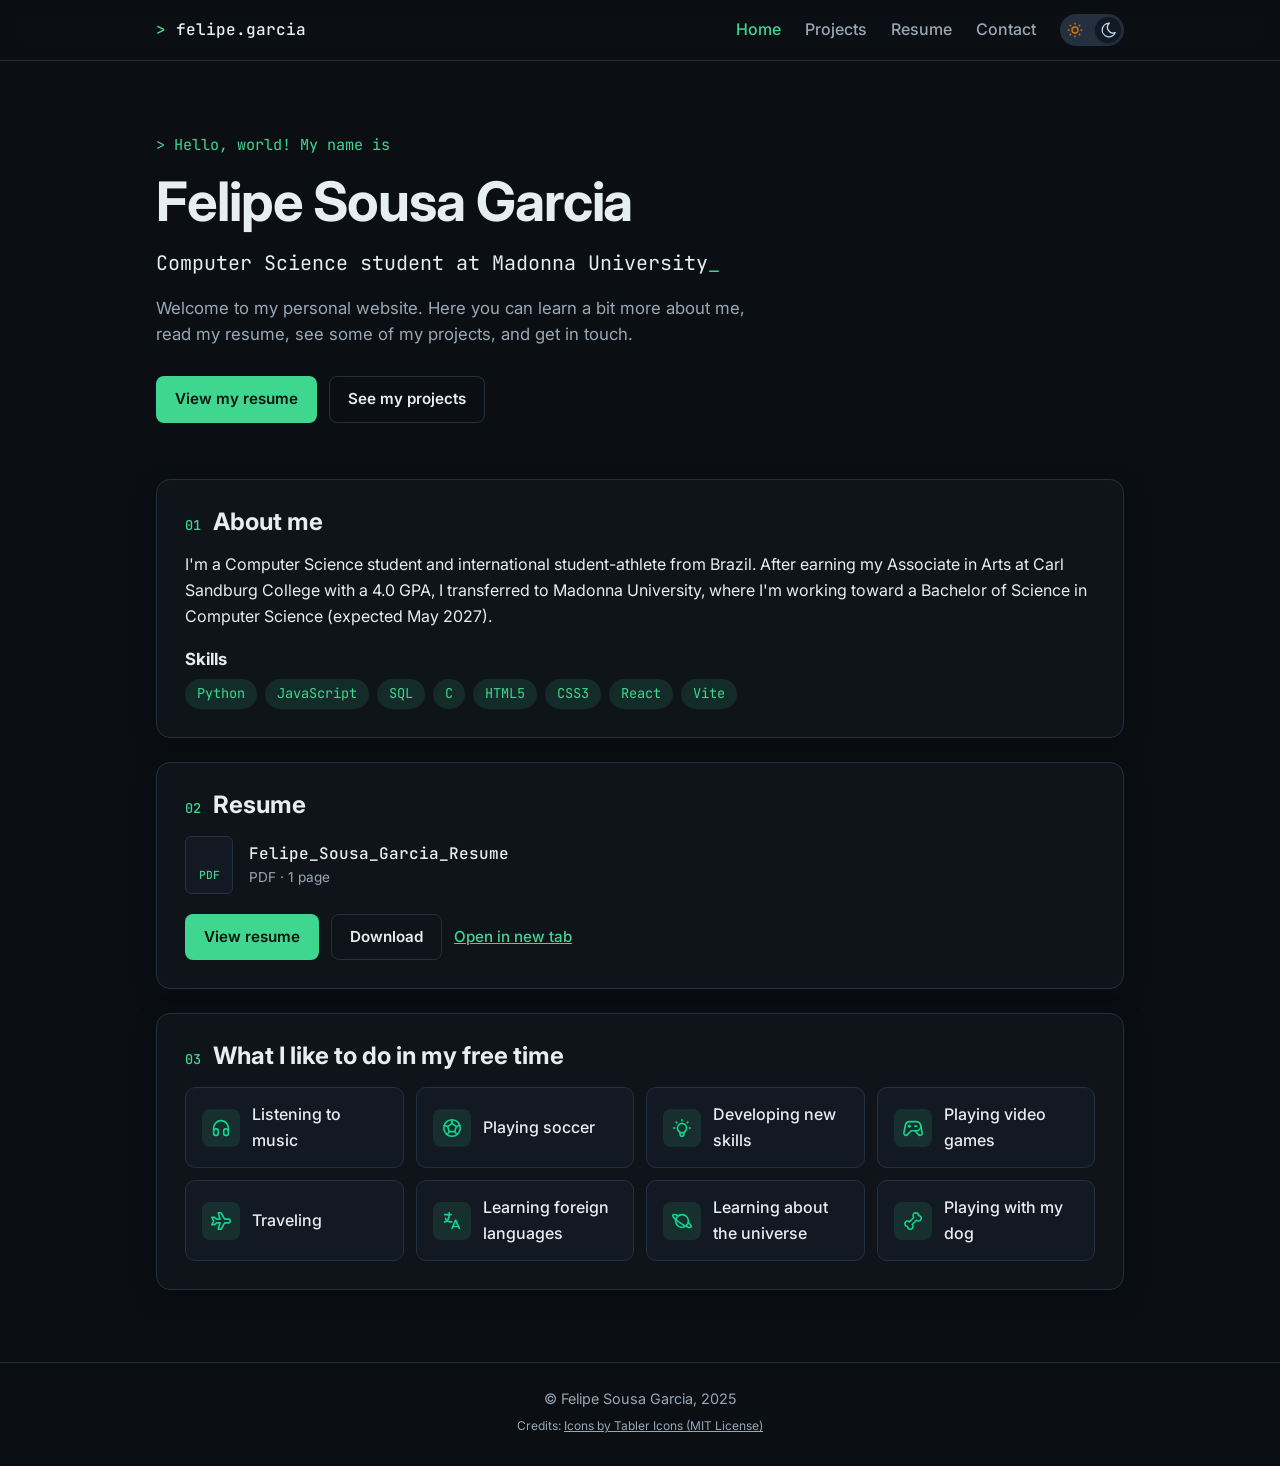
<file: index.html>
<!DOCTYPE html>
<html lang="en">
<head>
  <meta charset="UTF-8" />
  <meta name="viewport" content="width=device-width, initial-scale=1" />
  <meta name="description" content="Felipe Sousa Garcia, Computer Science student at Madonna University. About me, resume, projects, and contact.">
  <title>Felipe Garcia | Home</title>
  <link rel="icon" type="image/svg+xml" href="images/icons/favicon-home.svg">
  <link rel="preconnect" href="https://fonts.googleapis.com">
  <link rel="preconnect" href="https://fonts.gstatic.com" crossorigin>
  <link rel="stylesheet" href="https://fonts.googleapis.com/css2?family=Inter:wght@400;500;600;700&family=JetBrains+Mono:wght@400;500&display=swap">
  <link rel="stylesheet" href="css/style.css">
</head>
<body>

  <canvas id="binary-rain" aria-hidden="true"></canvas>

  <header>
    <nav>
      <a class="brand" href="index.html"><span class="prompt">&gt;</span> felipe.garcia</a>
      <div class="nav-links">
        <a href="index.html" aria-current="page">Home</a>
        <a href="projects.html">Projects</a>
        <a href="index.html#resume">Resume</a>
        <a href="contact.html">Contact</a>
      </div>
      <div class="theme-switch-wrapper">
        <input type="checkbox" id="theme-toggle" aria-label="Dark mode" />
        <label for="theme-toggle" class="theme-switch">
          <span class="sun"><img src="images/icons/sun.svg" alt=""></span>
          <span class="moon"><img src="images/icons/moon.svg" alt=""></span>
          <span class="slider"></span>
        </label>
      </div>
    </nav>
  </header>

  <main>
    <section class="hero">
      <p class="eyebrow">&gt; Hello, world! My name is</p>
      <h1>Felipe Sousa Garcia</h1>
      <p class="tagline">Computer Science student at Madonna University<span class="cursor" aria-hidden="true">_</span></p>
      <p class="intro">Welcome to my personal website. Here you can learn a bit more about me, read my resume, see some of my projects, and get in touch.</p>
      <div class="button-row">
        <a class="btn btn-primary" href="#resume">View my resume</a>
        <a class="btn btn-secondary" href="projects.html">See my projects</a>
      </div>
    </section>

    <section id="about" class="card">
      <h2 class="section-title"><span class="section-tag">01</span>About me</h2>
      <p>I'm a Computer Science student and international student-athlete from Brazil. After earning my Associate in Arts at Carl Sandburg College with a 4.0 GPA, I transferred to Madonna University, where I'm working toward a Bachelor of Science in Computer Science (expected May 2027).</p>
      <h3>Skills</h3>
      <ul class="tag-list">
        <li>Python</li>
        <li>JavaScript</li>
        <li>SQL</li>
        <li>C</li>
        <li>HTML5</li>
        <li>CSS3</li>
        <li>React</li>
        <li>Vite</li>
      </ul>
    </section>

    <section id="resume" class="card">
      <h2 class="section-title"><span class="section-tag">02</span>Resume</h2>
      <div class="resume-file">
        <div class="file-icon" aria-hidden="true">PDF</div>
        <div>
          <p class="file-name">Felipe_Sousa_Garcia_Resume</p>
          <p class="file-meta">PDF · 1 page</p>
        </div>
      </div>
      <div class="button-row">
        <button type="button" id="resume-toggle" class="btn btn-primary" aria-expanded="false" aria-controls="resume-viewer">View resume</button>
        <a class="btn btn-secondary" href="resume/Felipe_Sousa_Garcia_Resume.pdf" download="Felipe_Sousa_Garcia_Resume.pdf">Download</a>
        <a class="text-link" href="resume/Felipe_Sousa_Garcia_Resume.pdf" target="_blank" rel="noopener">Open in new tab</a>
      </div>
      <div id="resume-viewer" class="resume-viewer" hidden>
        <p class="resume-fallback" hidden>Your browser can't show the resume inside this page. Use "Open in new tab" or "Download" above to see it.</p>
      </div>
    </section>

    <section id="free-time" class="card">
      <h2 class="section-title"><span class="section-tag">03</span>What I like to do in my free time</h2>
      <ul class="hobby-grid">
        <li><span class="hobby-icon"><img src="images/icons/headphones.svg" alt=""></span>Listening to music</li>
        <li><span class="hobby-icon"><img src="images/icons/soccer-ball.svg" alt=""></span>Playing soccer</li>
        <li><span class="hobby-icon"><img src="images/icons/bulb.svg" alt=""></span>Developing new skills</li>
        <li><span class="hobby-icon"><img src="images/icons/gamepad.svg" alt=""></span>Playing video games</li>
        <li><span class="hobby-icon"><img src="images/icons/plane.svg" alt=""></span>Traveling</li>
        <li><span class="hobby-icon"><img src="images/icons/language.svg" alt=""></span>Learning foreign languages</li>
        <li><span class="hobby-icon"><img src="images/icons/planet.svg" alt=""></span>Learning about the universe</li>
        <li><span class="hobby-icon"><img src="images/icons/bone.svg" alt=""></span>Playing with my dog</li>
      </ul>
    </section>
  </main>

  <footer>
    <p>&copy; Felipe Sousa Garcia, 2025</p>
    <p class="credits">Credits: <a href="https://tabler.io/icons" title="tabler icons">Icons by Tabler Icons (MIT License)</a></p>
  </footer>
  <script src="js/script.js"></script>
</body>
</html>
</file>
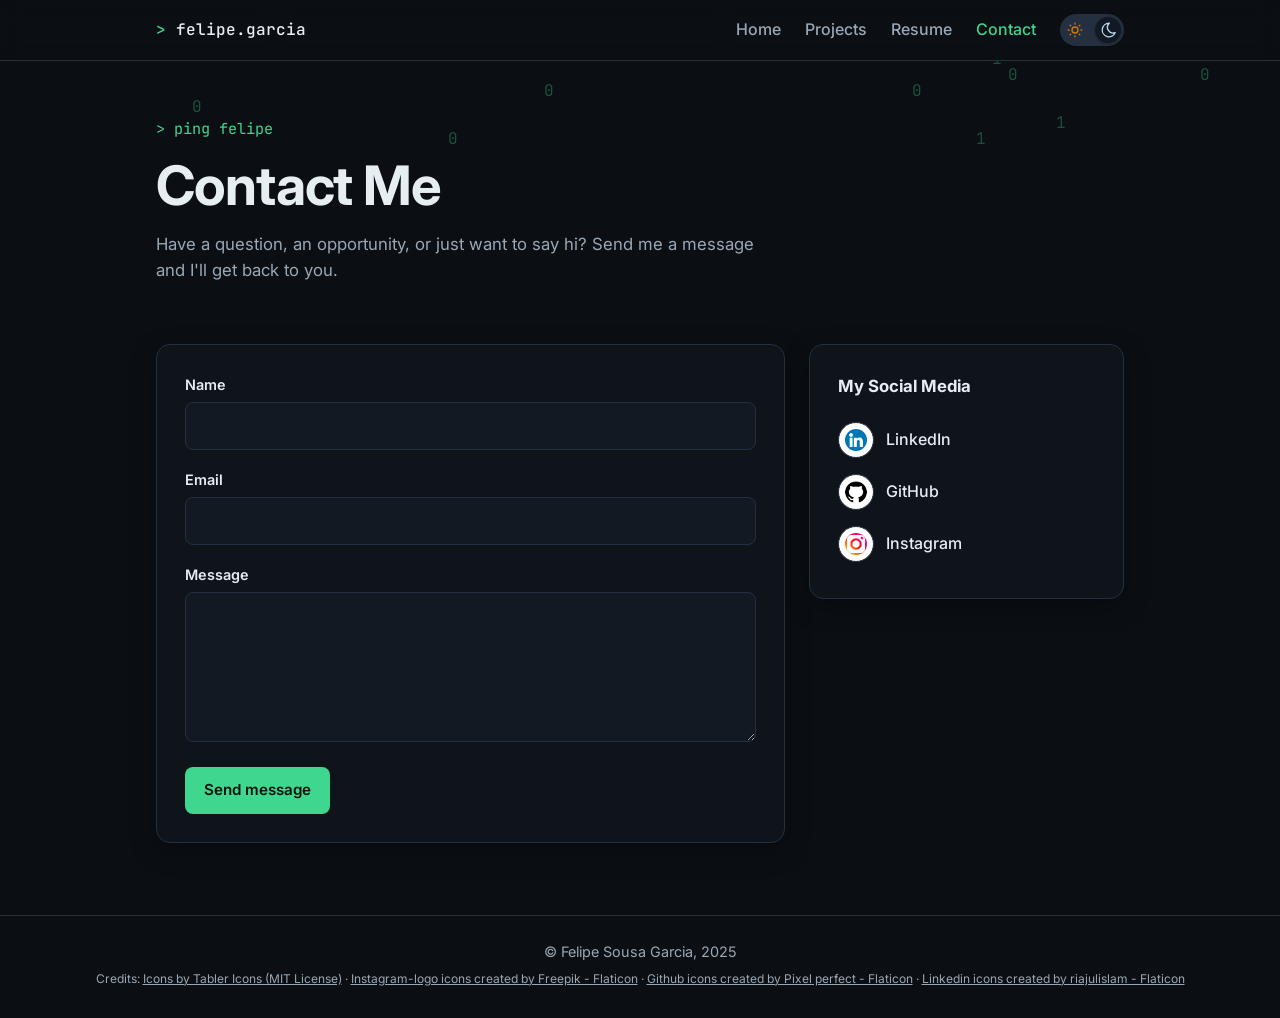
<file: contact.html>
<!DOCTYPE html>
<html lang="en">
<head>
    <meta charset="UTF-8">
    <meta name="viewport" content="width=device-width, initial-scale=1">
    <meta name="description" content="Get in touch with Felipe Sousa Garcia.">
    <title>Felipe Garcia | Contact</title>
    <link rel="icon" type="image/svg+xml" href="images/icons/favicon-contact.svg">
    <link rel="preconnect" href="https://fonts.googleapis.com">
    <link rel="preconnect" href="https://fonts.gstatic.com" crossorigin>
    <link rel="stylesheet" href="https://fonts.googleapis.com/css2?family=Inter:wght@400;500;600;700&family=JetBrains+Mono:wght@400;500&display=swap">
    <link rel="stylesheet" href="css/style.css">
</head>
<body>

  <canvas id="binary-rain" aria-hidden="true"></canvas>

  <!-- Navigation Bar -->
  <header>
    <nav>
      <a class="brand" href="index.html"><span class="prompt">&gt;</span> felipe.garcia</a>
      <div class="nav-links">
        <a href="index.html">Home</a>
        <a href="projects.html">Projects</a>
        <a href="index.html#resume">Resume</a>
        <a href="contact.html" aria-current="page">Contact</a>
      </div>
      <!-- Slide toggle -->
      <div class="theme-switch-wrapper">
        <input type="checkbox" id="theme-toggle" aria-label="Dark mode" />
        <label for="theme-toggle" class="theme-switch">
          <span class="sun"><img src="images/icons/sun.svg" alt=""></span>
          <span class="moon"><img src="images/icons/moon.svg" alt=""></span>
          <span class="slider"></span>
        </label>
      </div>
    </nav>
  </header>

  <main>
    <section class="page-intro">
      <p class="eyebrow">&gt; ping felipe</p>
      <h1>Contact Me</h1>
      <p class="intro">Have a question, an opportunity, or just want to say hi? Send me a message and I'll get back to you.</p>
    </section>

    <div class="contact-grid">
      <form class="card" action="https://formspree.io/f/xeoyzrko" method="post">
        <label for="name">Name</label>
        <input type="text" id="name" name="name" autocomplete="name" required>

        <label for="email">Email</label>
        <input type="email" id="email" name="email" autocomplete="email" required>

        <label for="message">Message</label>
        <textarea id="message" name="message" rows="5" required></textarea>

        <input type="submit" class="btn btn-primary" value="Send message">
      </form>

      <div class="card">
        <table class="social-table">
          <tr>
            <th>My Social Media</th>
          </tr>
          <tr>
            <td><a href="https://www.linkedin.com/in/felipegarciadev/" target="_blank" rel="noopener"><img src="images/linkedin.png" alt="">LinkedIn</a></td>
          </tr>
          <tr>
            <td><a href="https://github.com/gxrciafelipe" target="_blank" rel="noopener"><img src="images/github.png" alt="">GitHub</a></td>
          </tr>
          <tr>
            <td><a href="https://www.instagram.com/_felipegarcia_/" target="_blank" rel="noopener"><img src="images/instagram.png" alt="">Instagram</a></td>
          </tr>
        </table>
      </div>
    </div>
  </main>

  <footer>
    <p>&copy; Felipe Sousa Garcia, 2025</p>
    <p class="credits">
      Credits:
      <a href="https://tabler.io/icons" title="tabler icons">Icons by Tabler Icons (MIT License)</a> ·
      <a href="https://www.flaticon.com/free-icons/instagram-logo" title="instagram-logo icons">Instagram-logo icons created by Freepik - Flaticon</a> ·
      <a href="https://www.flaticon.com/free-icons/github" title="github icons">Github icons created by Pixel perfect - Flaticon</a> ·
      <a href="https://www.flaticon.com/free-icons/linkedin" title="linkedin icons">Linkedin icons created by riajulislam - Flaticon</a>
    </p>
  </footer>
  <script src="js/script.js"></script>
</body>
</html>
</file>
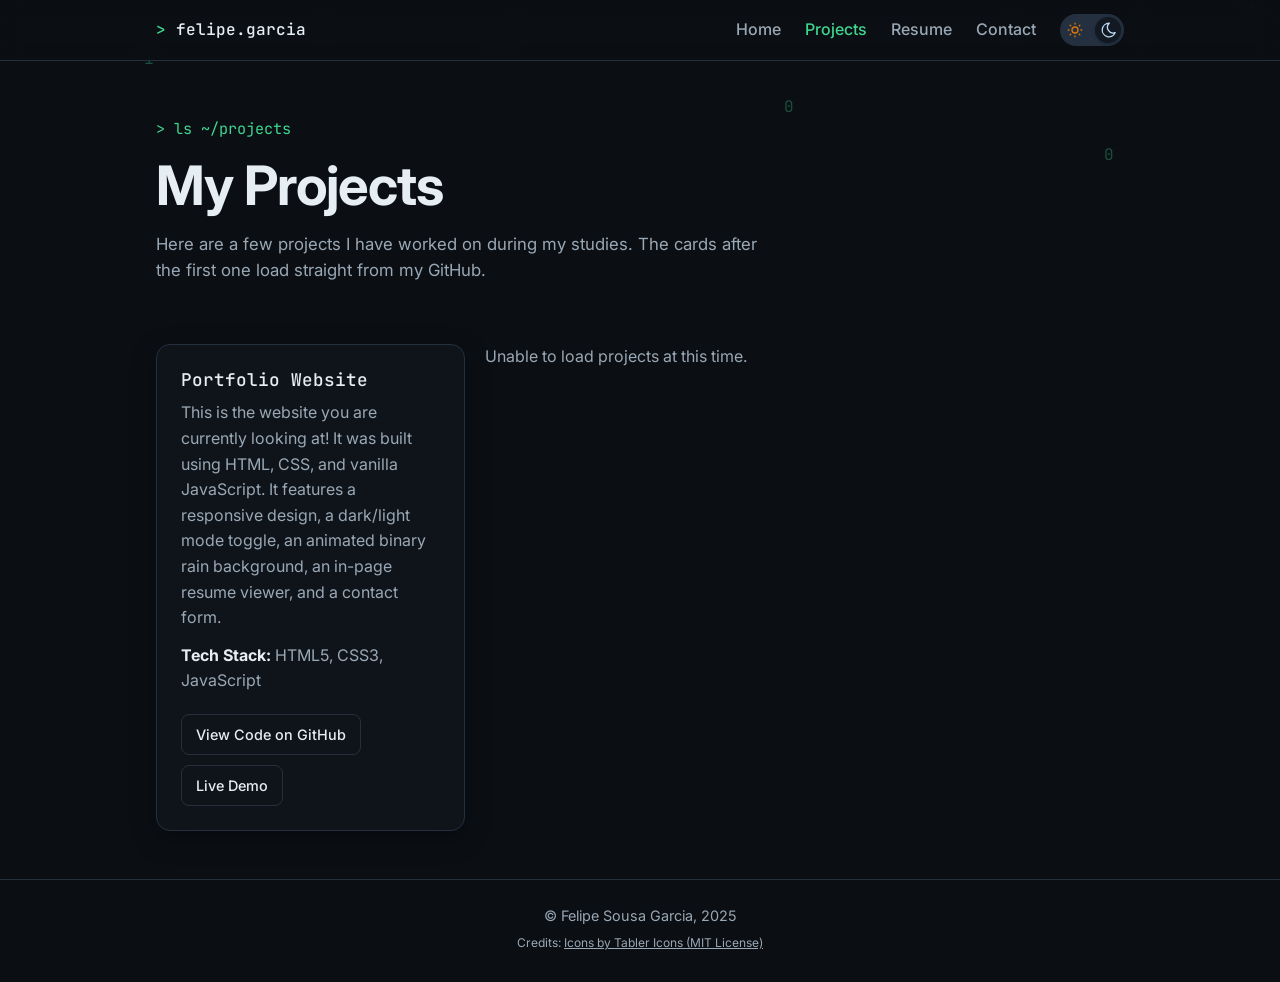
<file: projects.html>
<!DOCTYPE html>
<html lang="en">
<head>
    <meta charset="UTF-8">
    <meta name="viewport" content="width=device-width, initial-scale=1">
    <meta name="description" content="Projects by Felipe Sousa Garcia, Computer Science student at Madonna University.">
    <title>Felipe Garcia | Projects</title>
    <link rel="icon" type="image/svg+xml" href="images/icons/favicon-projects.svg">
    <link rel="preconnect" href="https://fonts.googleapis.com">
    <link rel="preconnect" href="https://fonts.gstatic.com" crossorigin>
    <link rel="stylesheet" href="https://fonts.googleapis.com/css2?family=Inter:wght@400;500;600;700&family=JetBrains+Mono:wght@400;500&display=swap">
    <link rel="stylesheet" href="css/style.css">
</head>
<body>

  <canvas id="binary-rain" aria-hidden="true"></canvas>

  <header>
    <nav>
      <a class="brand" href="index.html"><span class="prompt">&gt;</span> felipe.garcia</a>
      <div class="nav-links">
        <a href="index.html">Home</a>
        <a href="projects.html" aria-current="page">Projects</a>
        <a href="index.html#resume">Resume</a>
        <a href="contact.html">Contact</a>
      </div>
      <div class="theme-switch-wrapper">
        <input type="checkbox" id="theme-toggle" aria-label="Dark mode" />
        <label for="theme-toggle" class="theme-switch">
          <span class="sun"><img src="images/icons/sun.svg" alt=""></span>
          <span class="moon"><img src="images/icons/moon.svg" alt=""></span>
          <span class="slider"></span>
        </label>
      </div>
    </nav>
  </header>

  <main>
    <section class="page-intro">
      <p class="eyebrow">&gt; ls ~/projects</p>
      <h1>My Projects</h1>
      <p class="intro">Here are a few projects I have worked on during my studies. The cards after the first one load straight from my GitHub.</p>
    </section>

    <div class="project-grid">
      <div class="project-card">
        <h2>Portfolio Website</h2>
        <p>
          This is the website you are currently looking at! It was built using HTML, CSS, and vanilla JavaScript.
          It features a responsive design, a dark/light mode toggle, an animated binary rain background, an in-page resume viewer, and a contact form.
        </p>
        <p><strong>Tech Stack:</strong> HTML5, CSS3, JavaScript</p>
        <div class="project-links">
          <a href="https://github.com/gxrciafelipe/Web-Development-MU" target="_blank" rel="noopener">View Code on GitHub</a>
          <a href="index.html">Live Demo</a>
        </div>
      </div>

      <div id="github-repos-container">
        <p class="muted">Loading more projects...</p>
      </div>
    </div>
  </main>

  <footer>
    <p>&copy; Felipe Sousa Garcia, 2025</p>
    <p class="credits">Credits: <a href="https://tabler.io/icons" title="tabler icons">Icons by Tabler Icons (MIT License)</a></p>
  </footer>
  <script src="js/script.js"></script>
</body>
</html>
</file>
<file: css/style.css>
/* ========== THEME COLORS ========== */
/* Light mode is the default; body.dark-mode swaps the same variables */
:root {
  --bg: #f4f6f9;
  --surface: rgba(255, 255, 255, 0.9);
  --surface-strong: #ffffff;
  --border: #d9e0e8;
  --text: #1c2530;
  --muted: #56636f;
  --accent: #0a7a52;
  --accent-hover: #086341;
  --accent-soft: rgba(10, 122, 82, 0.1);
  --on-accent: #ffffff;
  --header-bg: rgba(244, 246, 249, 0.85);
  --rain: #0a7a52;
  --rain-opacity: 0.2;
  --shadow: 0 8px 24px rgba(28, 37, 48, 0.08);
  --font-sans: "Inter", Arial, Helvetica, sans-serif;
  --font-mono: "JetBrains Mono", Consolas, "Courier New", monospace;
}

body.dark-mode {
  --bg: #0b0f14;
  --surface: rgba(16, 22, 29, 0.88);
  --surface-strong: #121922;
  --border: #243040;
  --text: #e6edf3;
  --muted: #9aa8b5;
  --accent: #3fd68f;
  --accent-hover: #6ee3ab;
  --accent-soft: rgba(63, 214, 143, 0.12);
  --on-accent: #06140d;
  --header-bg: rgba(11, 15, 20, 0.82);
  --rain: #3fd68f;
  --rain-opacity: 0.32;
  --shadow: 0 8px 24px rgba(0, 0, 0, 0.35);
}

/* ========== GLOBAL STYLES ========== */
* {
  box-sizing: border-box;
  margin: 0;
  padding: 0;
}

html {
  scroll-behavior: smooth;
  scroll-padding-top: 80px; /* keeps #resume etc. from hiding under the header */
}

body {
  font-family: var(--font-sans);
  font-size: 16px;
  line-height: 1.6;
  background-color: var(--bg);
  color: var(--text);
  min-height: 100vh;
  display: flex;
  flex-direction: column;
  transition: background-color 0.3s ease, color 0.3s ease;
}

a {
  color: var(--accent);
}

a:hover {
  color: var(--accent-hover);
}

:focus-visible {
  outline: 2px solid var(--accent);
  outline-offset: 3px;
}

/* ========== BINARY RAIN BACKGROUND ========== */
/* Sits behind everything and stays faint so the content keeps the attention */
#binary-rain {
  position: fixed;
  inset: 0;
  width: 100%;
  height: 100%;
  z-index: 0;
  pointer-events: none;
  opacity: var(--rain-opacity);
}

/* Everything else stacks above the rain */
main,
footer {
  position: relative;
  z-index: 1;
}

/* ========== HEADINGS & TEXT ========== */
h1, h2, h3 {
  color: var(--text);
  line-height: 1.2;
}

h1 {
  font-size: clamp(2.2rem, 6vw, 3.4rem);
  font-weight: 700;
  letter-spacing: -0.02em;
  margin-bottom: 12px;
}

h2 {
  font-size: 1.5rem;
  margin-bottom: 16px;
}

h3 {
  font-size: 1.05rem;
  margin: 20px 0 10px;
}

p {
  margin-bottom: 12px;
}

.muted {
  color: var(--muted);
}

/* ========== NAVIGATION BAR ========== */
header {
  position: sticky;
  top: 0;
  z-index: 1000;
  background-color: var(--header-bg);
  backdrop-filter: blur(10px);
  -webkit-backdrop-filter: blur(10px);
  border-bottom: 1px solid var(--border);
}

nav {
  max-width: 1000px;
  margin: 0 auto;
  padding: 14px 16px;
  display: flex;
  align-items: center;
  gap: 24px;
}

.brand {
  font-family: var(--font-mono);
  font-weight: 500;
  color: var(--text);
  text-decoration: none;
  white-space: nowrap;
}

.brand .prompt {
  color: var(--accent);
}

.nav-links {
  display: flex;
  gap: 24px;
  margin-left: auto;
}

nav .nav-links a {
  color: var(--muted);
  text-decoration: none;
  font-weight: 500;
  transition: color 0.2s ease;
}

nav .nav-links a:hover,
nav .nav-links a:focus-visible,
nav .nav-links a[aria-current="page"] {
  color: var(--accent);
}

/* ========== DARK MODE SLIDE TOGGLE ========== */
.theme-switch-wrapper {
  display: flex;
  align-items: center;
}

.theme-switch-wrapper input[type="checkbox"] {
  opacity: 0;
  position: absolute;
  width: 0;
  height: 0;
  /* This keeps it in the DOM so the keyboard can tab to it */
}

/* Focus ring so the user knows when they have tabbed to the switch */
.theme-switch-wrapper input:focus-visible + .theme-switch {
  box-shadow: 0 0 0 2px var(--bg), 0 0 0 4px var(--accent);
}

/* Slider label container */
.theme-switch {
  position: relative;
  width: 64px;
  height: 32px;
  border-radius: 16px;
  background-color: var(--border);
  cursor: pointer;
  display: flex;
  align-items: center;
  justify-content: space-between;
  padding: 0 6px;
}

/* The circle that moves */
.theme-switch .slider {
  position: absolute;
  top: 3px;
  left: 3px;
  width: 26px;
  height: 26px;
  background-color: var(--surface-strong);
  border-radius: 50%;
  box-shadow: 0 1px 3px rgba(0, 0, 0, 0.25);
  transition: transform 0.3s ease;
  z-index: 2;
}

/* Sun and moon icons */
.theme-switch .sun,
.theme-switch .moon {
  display: flex;
  z-index: 3;
  pointer-events: none;
}

.theme-switch img {
  width: 18px;
  height: 18px;
}

/* Lighter moon so it stays visible on the dark knob */
body.dark-mode .theme-switch .moon img {
  filter: brightness(2.2);
}

/* Slide the circle when checked */
.theme-switch-wrapper input:checked + .theme-switch .slider {
  transform: translateX(32px);
}

/* ========== PAGE LAYOUT ========== */
main {
  width: 100%;
  max-width: 1000px;
  margin: 0 auto;
  padding: 0 16px 48px;
  flex: 1;
}

.card {
  background-color: var(--surface);
  border: 1px solid var(--border);
  border-radius: 14px;
  padding: 28px;
  margin-bottom: 24px;
  box-shadow: var(--shadow);
  backdrop-filter: blur(4px);
  -webkit-backdrop-filter: blur(4px);
}

.section-title {
  display: flex;
  align-items: baseline;
  gap: 12px;
}

/* Small "01", "02" labels in front of each section title */
.section-tag {
  font-family: var(--font-mono);
  font-size: 0.85rem;
  font-weight: 500;
  color: var(--accent);
}

/* ========== HERO ========== */
.hero {
  padding: 72px 0 56px;
}

.page-intro {
  padding: 56px 0 32px;
}

.eyebrow {
  font-family: var(--font-mono);
  color: var(--accent);
  font-size: 0.95rem;
  margin-bottom: 12px;
}

.tagline {
  font-family: var(--font-mono);
  font-size: clamp(1rem, 2.6vw, 1.25rem);
  color: var(--text);
  margin-bottom: 16px;
}

.cursor {
  color: var(--accent);
  animation: blink 1.1s steps(1) infinite;
}

@keyframes blink {
  50% { opacity: 0; }
}

.intro {
  max-width: 620px;
  color: var(--muted);
  font-size: 1.05rem;
  margin-bottom: 28px;
}

/* ========== BUTTONS ========== */
.button-row {
  display: flex;
  flex-wrap: wrap;
  align-items: center;
  gap: 12px;
}

.btn {
  display: inline-flex;
  align-items: center;
  justify-content: center;
  padding: 10px 18px;
  border-radius: 8px;
  border: 1px solid transparent;
  font: inherit;
  font-weight: 600;
  font-size: 0.95rem;
  text-decoration: none;
  cursor: pointer;
  transition: background-color 0.2s ease, border-color 0.2s ease, color 0.2s ease;
}

.btn-primary {
  background-color: var(--accent);
  color: var(--on-accent);
}

.btn-primary:hover {
  background-color: var(--accent-hover);
  color: var(--on-accent);
}

.btn-secondary {
  background-color: transparent;
  border-color: var(--border);
  color: var(--text);
}

.btn-secondary:hover {
  border-color: var(--accent);
  color: var(--accent);
}

/* ========== ABOUT / SKILLS ========== */
.tag-list {
  list-style: none;
  display: flex;
  flex-wrap: wrap;
  gap: 8px;
}

.tag-list li {
  font-family: var(--font-mono);
  font-size: 0.85rem;
  padding: 4px 12px;
  border-radius: 999px;
  background-color: var(--accent-soft);
  color: var(--accent);
}

/* ========== RESUME SECTION ========== */
.resume-file {
  display: flex;
  align-items: center;
  gap: 16px;
  margin-bottom: 20px;
}

.file-icon {
  flex-shrink: 0;
  width: 48px;
  height: 58px;
  border-radius: 6px;
  border: 1px solid var(--border);
  background-color: var(--surface-strong);
  display: flex;
  align-items: flex-end;
  justify-content: center;
  padding-bottom: 8px;
  font-family: var(--font-mono);
  font-size: 0.7rem;
  font-weight: 500;
  color: var(--accent);
}

.file-name {
  font-family: var(--font-mono);
  font-weight: 500;
  margin-bottom: 0;
  word-break: break-all;
}

.file-meta {
  font-size: 0.85rem;
  color: var(--muted);
  margin-bottom: 0;
}

.text-link {
  font-size: 0.95rem;
  font-weight: 500;
}

.resume-viewer {
  margin-top: 24px;
}

/* Letter-size page ratio so the whole first page fits */
.resume-viewer iframe {
  display: block;
  width: 100%;
  aspect-ratio: 8.5 / 11;
  max-height: 85vh;
  border: 1px solid var(--border);
  border-radius: 8px;
  background-color: #fff;
}

.resume-fallback {
  padding: 16px;
  border: 1px dashed var(--border);
  border-radius: 8px;
  color: var(--muted);
  margin-bottom: 0;
}

/* ========== FREE TIME ========== */
.hobby-grid {
  list-style: none;
  display: grid;
  grid-template-columns: repeat(auto-fill, minmax(210px, 1fr));
  gap: 12px;
}

.hobby-grid li {
  display: flex;
  align-items: center;
  gap: 12px;
  padding: 14px 16px;
  border: 1px solid var(--border);
  border-radius: 10px;
  background-color: var(--surface-strong);
  font-weight: 500;
  transition: border-color 0.2s ease;
}

.hobby-grid li:hover {
  border-color: var(--accent);
}

/* Icons are Tabler Icons SVG files in images/icons */
.hobby-icon {
  flex-shrink: 0;
  width: 38px;
  height: 38px;
  border-radius: 8px;
  background-color: var(--accent-soft);
  display: flex;
  align-items: center;
  justify-content: center;
}

.hobby-icon img {
  width: 22px;
  height: 22px;
}

/* The icon files are drawn in the light-mode green; this brightens them to the dark-mode green */
body.dark-mode .hobby-icon img {
  filter: brightness(1.75);
}

/* ========== PROJECTS PAGE STYLES ========== */
.project-grid {
  display: grid;
  grid-template-columns: repeat(auto-fill, minmax(280px, 1fr));
  gap: 20px;
}

/* GitHub cards are added into this container, so it shares the grid */
#github-repos-container {
  display: contents;
}

.project-card {
  display: flex;
  flex-direction: column;
  background-color: var(--surface);
  border: 1px solid var(--border);
  border-radius: 14px;
  padding: 24px;
  box-shadow: var(--shadow);
  transition: transform 0.2s ease, border-color 0.2s ease;
}

.project-card:hover {
  transform: translateY(-4px); /* Slight lift on hover */
  border-color: var(--accent);
}

.project-card h2 {
  font-family: var(--font-mono);
  font-size: 1.1rem;
  font-weight: 500;
  margin-bottom: 10px;
  word-break: break-word;
}

.project-card p {
  color: var(--muted);
}

.project-card strong {
  color: var(--text);
}

.project-links {
  margin-top: auto;
  padding-top: 8px;
  display: flex;
  flex-wrap: wrap;
  gap: 10px;
}

.project-links a {
  padding: 8px 14px;
  border: 1px solid var(--border);
  border-radius: 8px;
  color: var(--text);
  text-decoration: none;
  font-size: 0.9rem;
  font-weight: 500;
}

.project-links a:hover {
  border-color: var(--accent);
  color: var(--accent);
}

/* ========== CONTACT PAGE STYLES ========== */
.contact-grid {
  display: grid;
  grid-template-columns: 2fr 1fr;
  gap: 24px;
  align-items: start;
}

form label {
  display: block;
  font-weight: 600;
  font-size: 0.9rem;
  margin-bottom: 6px;
}

form input[type="text"],
form input[type="email"],
form textarea {
  width: 100%;
  padding: 10px 12px;
  margin-bottom: 18px;
  font: inherit;
  color: var(--text);
  background-color: var(--surface-strong);
  border: 1px solid var(--border);
  border-radius: 8px;
  transition: border-color 0.2s ease;
}

form textarea {
  resize: vertical;
  min-height: 140px;
}

form input:focus,
form textarea:focus {
  outline: none;
  border-color: var(--accent);
  box-shadow: 0 0 0 3px var(--accent-soft);
}

/* ========== TABLE STYLING ========== */
.social-table {
  border-collapse: collapse;
  width: 100%;
}

.social-table th {
  text-align: left;
  font-size: 1.05rem;
  padding-bottom: 14px;
}

.social-table td {
  padding: 8px 0;
}

.social-table a {
  display: flex;
  align-items: center;
  gap: 12px;
  color: var(--text);
  text-decoration: none;
  font-weight: 500;
}

.social-table a:hover {
  color: var(--accent);
}

/* White circle keeps the dark icons visible in dark mode */
.social-table img {
  width: 36px;
  height: 36px;
  padding: 6px;
  border-radius: 50%;
  background-color: #fff;
  border: 1px solid var(--border);
}

/* ========== FOOTER ========== */
footer {
  border-top: 1px solid var(--border);
  background-color: var(--header-bg);
  padding: 24px 16px;
  text-align: center;
  font-size: 0.9rem;
  color: var(--muted);
}

footer p {
  margin-bottom: 6px;
}

.credits {
  font-size: 0.75rem;
}

.credits a {
  color: var(--muted);
}

/* ========== MOBILE ADJUSTMENTS ========== */
@media (max-width: 720px) {
  .contact-grid {
    grid-template-columns: 1fr;
  }
}

@media (max-width: 600px) {
  /* Brand and toggle share the top row, links drop to a second row */
  nav {
    flex-wrap: wrap;
    gap: 10px 16px;
  }

  .theme-switch-wrapper {
    margin-left: auto;
  }

  .nav-links {
    order: 3;
    width: 100%;
    margin-left: 0;
    gap: 20px;
  }

  html {
    scroll-padding-top: 110px;
  }

  .hero {
    padding: 48px 0 40px;
  }

  .card {
    padding: 20px;
  }

  .file-name {
    font-size: 0.85rem;
  }
}

/* ========== REDUCED MOTION ========== */
@media (prefers-reduced-motion: reduce) {
  html {
    scroll-behavior: auto;
  }

  .cursor {
    animation: none;
  }

  .project-card:hover {
    transform: none;
  }
}
</file>
